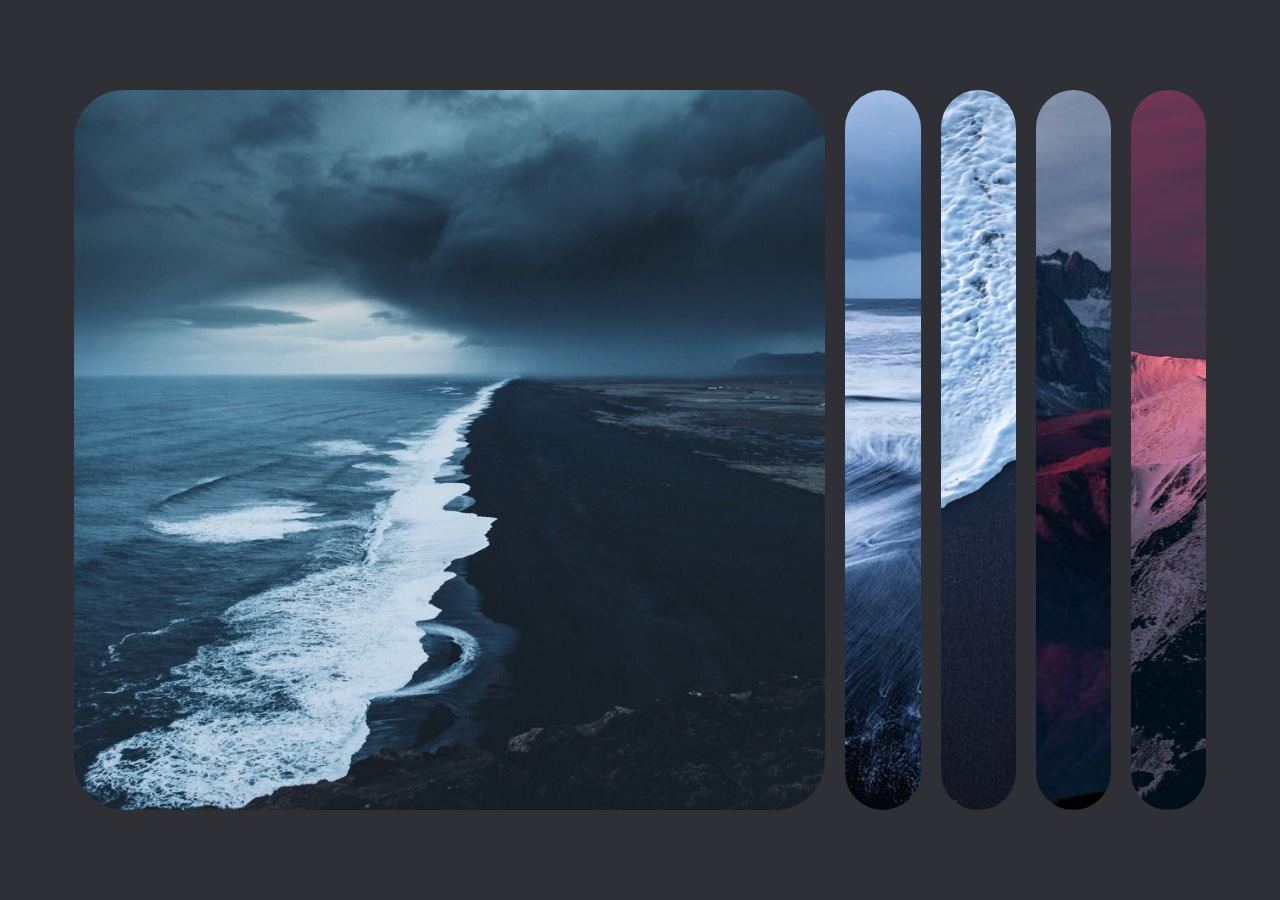
<file: 01. Expanding_Cards/index.html>
<!DOCTYPE html>
<html lang="en">
  <head>
    <meta charset="UTF-8" />
    <meta http-equiv="X-UA-Compatible" content="IE=edge" />
    <meta name="viewport" content="width=device-width, initial-scale=1.0" />
    <link rel="stylesheet" href="style.css" />
    <title>Expanding Cards</title>
  </head>
  <body>
    <div class="container">
      <div class="panel active"style="background-image:url(./img/1.jpeg)" onclick="click">
       
      </div>
      <div class="panel" style="background-image:url(./img/2.jpeg)">
       
      </div>
      <div class="panel" style="background-image:url(./img/3.jpeg)">
        
      </div>
      <div class="panel"style="background-image:url(./img/4.jpeg)">
      
      </div>
      <div class="panel"style="background-image:url(./img/5.jpeg)">
       
      </div>
    </div>


   
  </body>
  <script src="./main.js"></script>
</html>
</file>
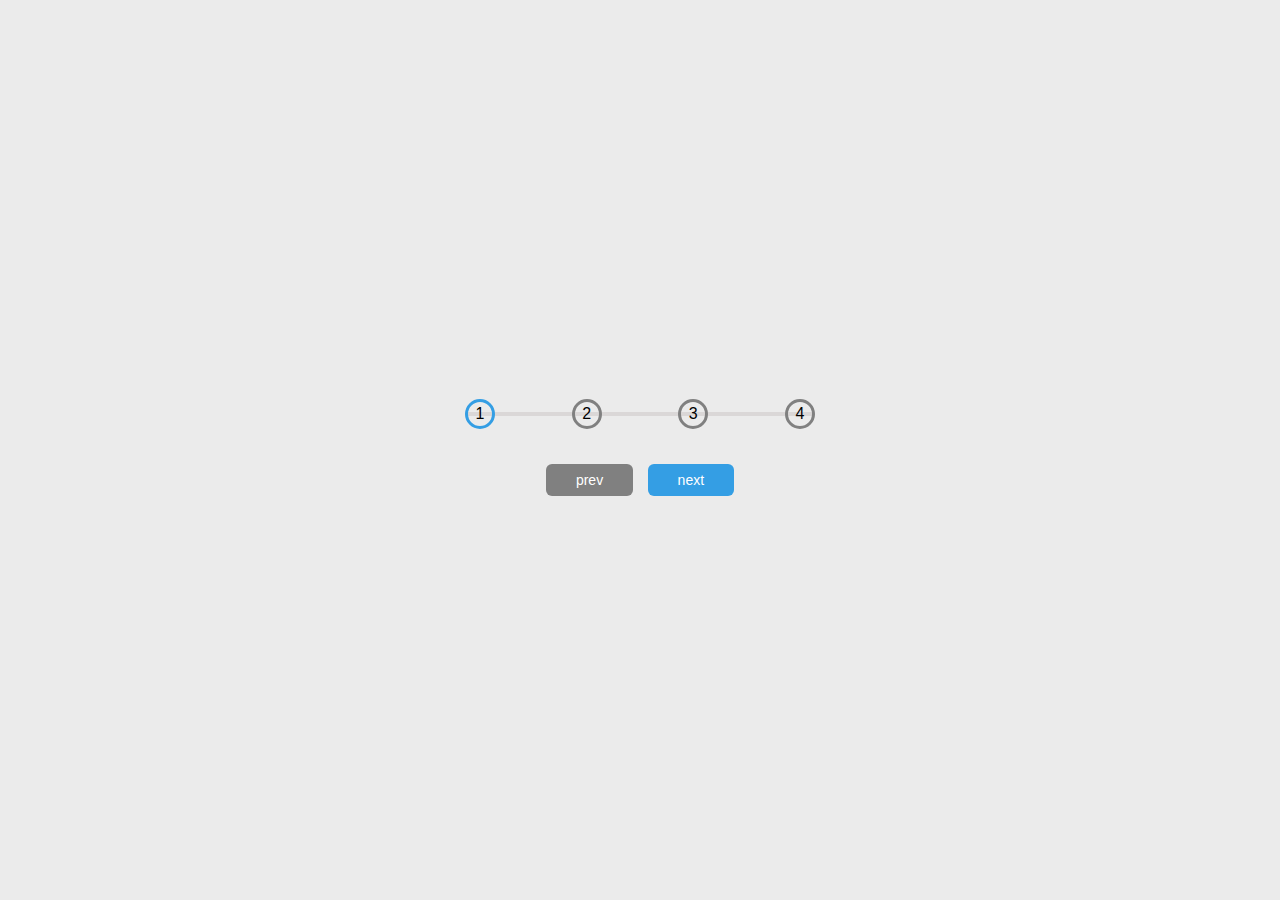
<file: 02. Progress_Steps/index.html>
<!DOCTYPE html>
<html lang="en">
  <head>
    <meta charset="UTF-8" />
    <meta http-equiv="X-UA-Compatible" content="IE=edge" />
    <meta name="viewport" content="width=device-width, initial-scale=1.0" />
    <link rel="stylesheet" href="style.css"> 
    <title>Progress Steps</title>
  </head>
  <body>
    <div class="container">
        <div class="progress-container">
              <div class="progress" id="progress" style="width: 0px;" > </div>
        <div class="dot active">1</div>
        <div class="dot">2</div>
        <div class="dot">3</div>
        <div id ="last" class="dot">4</div>
     </div>
    
        <button class="btn" id="prev" disabled>prev</button>
        <button class="btn" id = "next">next</button>
    </div>
  </body>
  <script src="main.js"></script>
</html>
</file>
<file: 01. Expanding_Cards/style.css>
@import url('https://fonts.googleapis.com/css?family=Muli&display=swap');

* {
  box-sizing: border-box;
  background-color: rgb(47, 48, 53);
}

body {
  font-family: 'Muli', sans-serif;
  display: flex;
  align-items: center;
  justify-content: center;
  height: 100vh;
  overflow: hidden;
  margin: 0;
}

.container {
  display: flex;
  width: 90vw;
}

.panel {
  background-size: cover;
  background-position: center;
  background-repeat: no-repeat;
  height: 80vh;
  border-radius: 50px;
  color: #fff;
  cursor: pointer;
  flex: 0.5;
  margin: 10px;
  position: relative;
  transition: flex 0.7s ease-in;
}



.panel.active {
  flex: 5;
}


/* @media (max-width: 480px) {
  .container {
    width: 100vw;
  }

  .panel:nth-of-type(4),
  .panel:nth-of-type(5) {
    display: none;
  }
} */
</file>
<file: 02. Progress_Steps/style.css>
* {
  box-sizing: border-box;
}

body {
  background-color: #ebebeb;
  font-family: 'Muli', sans-serif;
  display: flex;
  align-items: center;
  justify-content: center;
  height: 100vh;
  overflow: hidden;
  margin: 0;
}

.container {
  text-align: center;
}

.progress-container {
  display: flex;
  justify-content: space-between;
  position: relative;
  margin-bottom: 30px;
  max-width: 100%;
  width: 350px;
}

.progress-container::before {
  content: '';
  background-color: rgb(218, 215, 215);
  position: absolute;
  top: 50%;
  left: 0;
  transform: translateY(-50%);
  height: 4px;
  width: 100%;
  z-index: -1;
}

.progress {
  background-color:#349ee4;
  position: absolute;
  top: 50%;
  left: 0;
  transform: translateY(-50%);
  height: 4px;
  width: 0%;
  z-index: -1;
  transition: 0.4s ease;
}

.dot {
  border-radius: 50%;
  height: 30px;
  width: 30px;
  display: flex;
  align-items: center;
  justify-content: center;
  border: 3px solid gray;
  transition: 0.4s ease;
}

.dot.active {
  border-color:#349ee4;
}

.btn {
  background-color: #349ee4;
  color: #fff;
  border: 0;
  border-radius: 6px;
  cursor: pointer;
  font-family: inherit;
  padding: 8px 30px;
  margin: 5px;
  font-size: 14px;
}

.btn:active {
  transform: scale(0.98);
}

.btn:focus {
  outline: 0;
}

.btn:disabled {
  background-color:gray;
  cursor: not-allowed;
}
</file>
